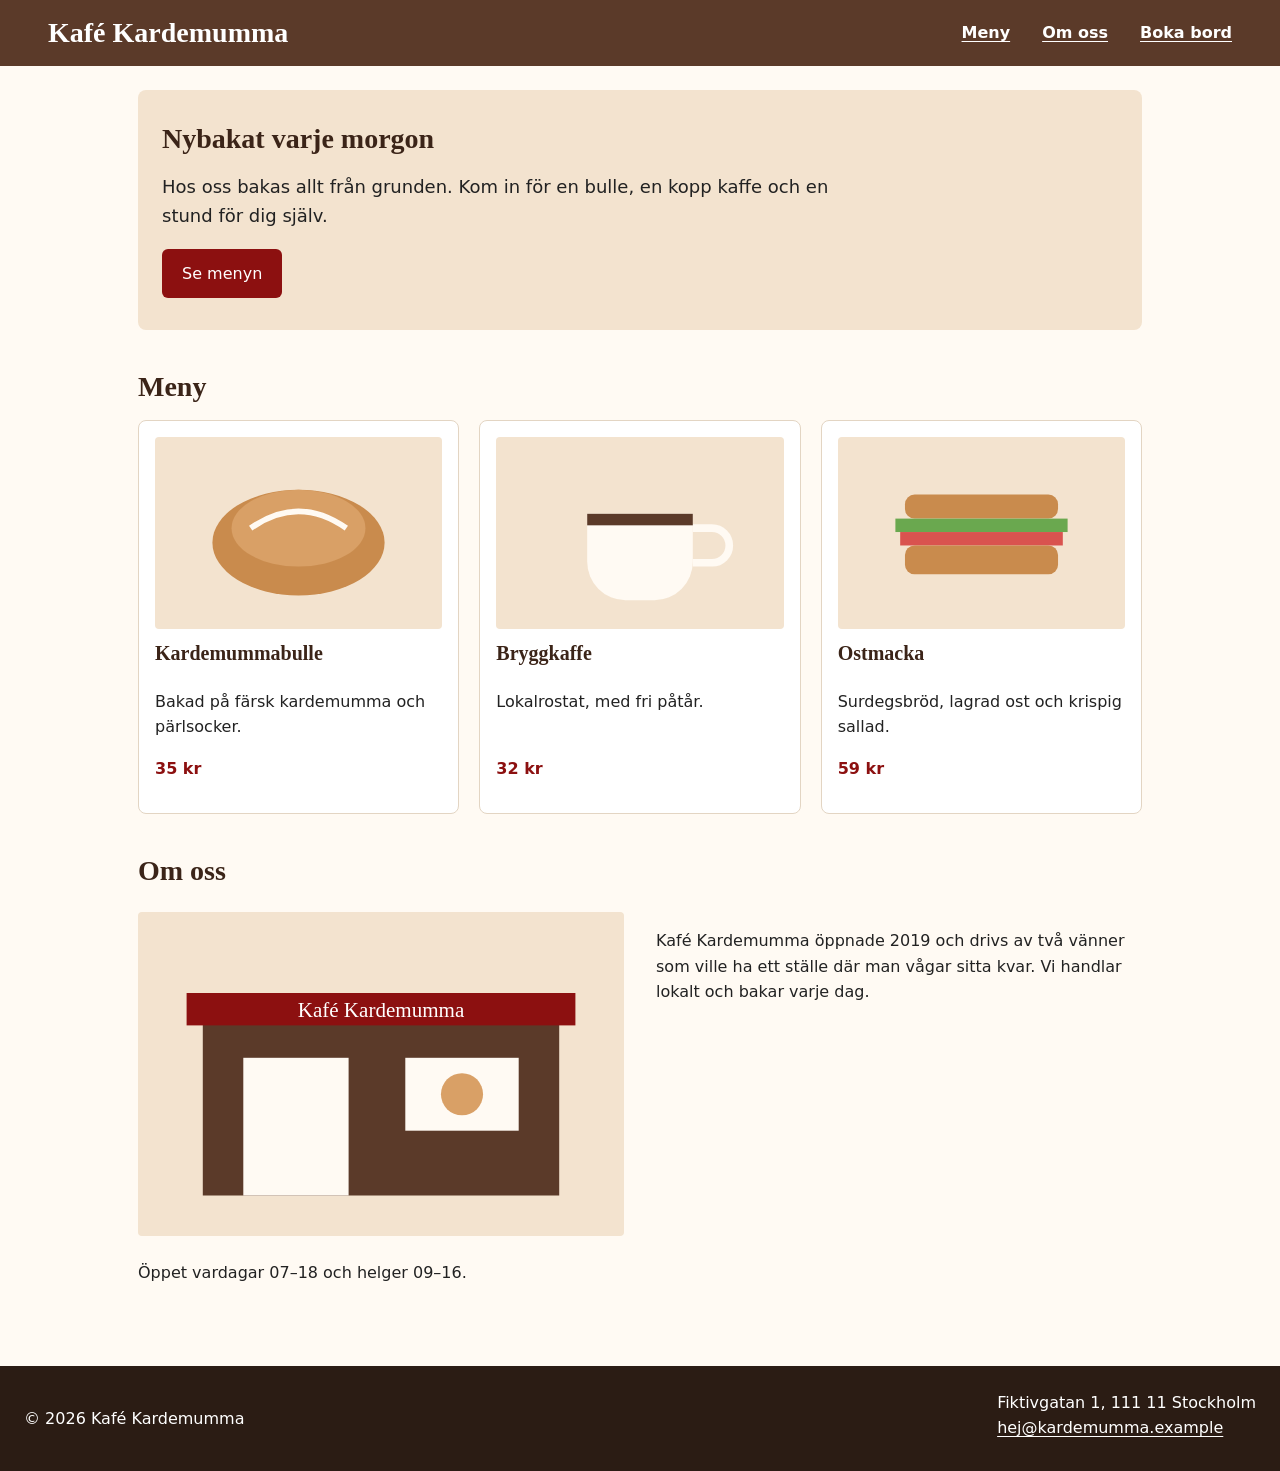
<file: index.html>
<!DOCTYPE html>
<html lang="sv">
<head>
  <meta charset="UTF-8">
  <meta name="viewport" content="width=device-width, initial-scale=1.0">
  <title>Kafé Kardemumma – fika i hjärtat av Stockholm</title>
  <link rel="stylesheet" href="styles.css">
</head>
<body>
  <header>
    <h1>Kafé Kardemumma</h1>
    <nav aria-label="Huvudmeny">
      <ul>
        <li><a href="#meny">Meny</a></li>
        <li><a href="#om-oss">Om oss</a></li>
        <li><a href="kontakt.html">Boka bord</a></li>
      </ul>
    </nav>
  </header>

  <main>
    <section id="hero">
      <h2>Nybakat varje morgon</h2>
      <p>Hos oss bakas allt från grunden. Kom in för en bulle, en kopp kaffe och en stund för dig själv.</p>
      <a href="#meny" class="knapp">Se menyn</a>
    </section>

    <section id="meny">
      <h2>Meny</h2>
      <div class="meny-lista">
      <article>
        <img src="images/bulle.svg" alt="Illustration av en kardemummabulle">
        <h3>Kardemummabulle</h3>
        <p>Bakad på färsk kardemumma och pärlsocker.</p>
        <p class="pris">35 kr</p>
      </article>
      <article>
        <img src="images/kaffe.svg" alt="Illustration av en kaffekopp">
        <h3>Bryggkaffe</h3>
        <p>Lokalrostat, med fri påtår.</p>
        <p class="pris">32 kr</p>
      </article>
      <article>
        <img src="images/smorgas.svg" alt="Illustration av en smörgås">
        <h3>Ostmacka</h3>
        <p>Surdegsbröd, lagrad ost och krispig sallad.</p>
        <p class="pris">59 kr</p>
      </article>
      </div>
    </section>

    <section id="om-oss">
      <h2>Om oss</h2>
      <img src="images/kafe.svg" alt="Illustration av Kafé Kardemummas fasad">
      <p>Kafé Kardemumma öppnade 2019 och drivs av två vänner som ville ha ett ställe där man vågar sitta kvar. Vi handlar lokalt och bakar varje dag.</p>
      <p>Öppet vardagar 07–18 och helger 09–16.</p>
    </section>
  </main>

  <footer>
    <p>&copy; 2026 Kafé Kardemumma</p>
    <address>
      Fiktivgatan 1, 111 11 Stockholm<br>
      <a href="mailto:hej@kardemumma.example">hej@kardemumma.example</a>
    </address>
  </footer>
</body>
</html>
</file>
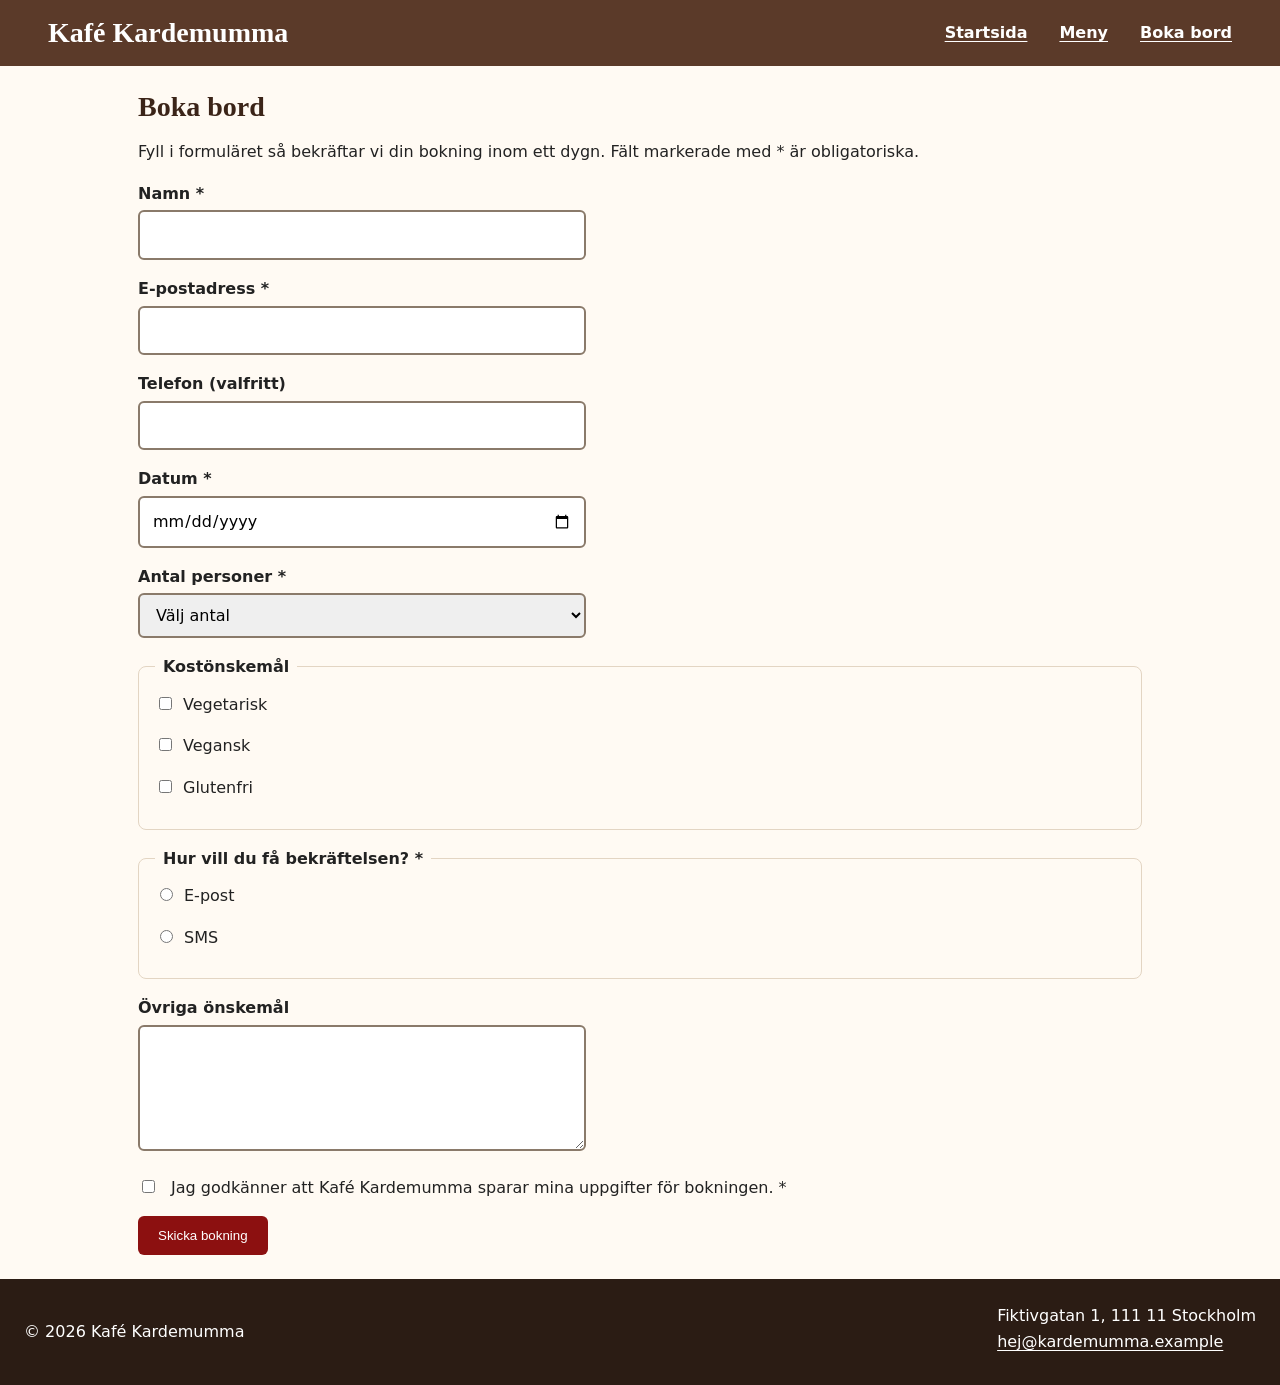
<file: kontakt.html>
<!DOCTYPE html>
<html lang="sv">
<head>
  <meta charset="UTF-8">
  <meta name="viewport" content="width=device-width, initial-scale=1.0">
  <title>Boka bord – Kafé Kardemumma</title>
  <link rel="stylesheet" href="styles.css">
</head>
<body>
  <header>
    <h1>Kafé Kardemumma</h1>
    <nav aria-label="Huvudmeny">
      <ul>
        <li><a href="index.html">Startsida</a></li>
        <li><a href="index.html#meny">Meny</a></li>
        <li><a href="kontakt.html" aria-current="page">Boka bord</a></li>
      </ul>
    </nav>
  </header>

  <main>
    <h2>Boka bord</h2>
    <p>Fyll i formuläret så bekräftar vi din bokning inom ett dygn. Fält markerade med * är obligatoriska.</p>

    <form action="#" method="post">
      <div class="falt">
        <label for="namn">Namn *</label>
        <input type="text" id="namn" name="namn" autocomplete="name" required>
      </div>

      <div class="falt">
        <label for="epost">E-postadress *</label>
        <input type="email" id="epost" name="epost" autocomplete="email" required>
      </div>

      <div class="falt">
        <label for="telefon">Telefon (valfritt)</label>
        <input type="tel" id="telefon" name="telefon" autocomplete="tel">
      </div>

      <div class="falt">
        <label for="datum">Datum *</label>
        <input type="date" id="datum" name="datum" required>
      </div>

      <div class="falt">
        <label for="antal">Antal personer *</label>
        <select id="antal" name="antal" required>
          <option value="">Välj antal</option>
          <option value="1">1 person</option>
          <option value="2">2 personer</option>
          <option value="3">3 personer</option>
          <option value="4">4 personer</option>
          <option value="5plus">5 eller fler</option>
        </select>
      </div>

      <fieldset>
        <legend>Kostönskemål</legend>
        <div class="val"><input type="checkbox" id="veg" name="kost" value="vegetarisk"><label for="veg">Vegetarisk</label></div>
        <div class="val"><input type="checkbox" id="vegan" name="kost" value="vegansk"><label for="vegan">Vegansk</label></div>
        <div class="val"><input type="checkbox" id="gluten" name="kost" value="glutenfri"><label for="gluten">Glutenfri</label></div>
      </fieldset>

      <fieldset>
        <legend>Hur vill du få bekräftelsen? *</legend>
        <div class="val"><input type="radio" id="via-epost" name="svar" value="epost" required><label for="via-epost">E-post</label></div>
        <div class="val"><input type="radio" id="via-sms" name="svar" value="sms"><label for="via-sms">SMS</label></div>
      </fieldset>

      <div class="falt">
        <label for="onskemal">Övriga önskemål</label>
        <textarea id="onskemal" name="onskemal" rows="4"></textarea>
      </div>

      <div class="val">
        <input type="checkbox" id="samtycke" name="samtycke" required>
        <label for="samtycke">Jag godkänner att Kafé Kardemumma sparar mina uppgifter för bokningen. *</label>
      </div>

      <button type="submit" class="knapp">Skicka bokning</button>
    </form>
  </main>

  <footer>
    <p>&copy; 2026 Kafé Kardemumma</p>
    <address>
      Fiktivgatan 1, 111 11 Stockholm<br>
      <a href="mailto:hej@kardemumma.example">hej@kardemumma.example</a>
    </address>
  </footer>
</body>
</html>
</file>
<file: styles.css>
/* ===== Dag 3: grunder, boxmodell ===== */
*,
*::before,
*::after {
	box-sizing: border-box;
}

body {
	margin: 0;
	font-family: Arial, sans-serif;
	color: #222222;
	background-color: #fffaf3;
}

header {
	background-color: #5b3a29;
	color: #ffffff;
	padding: 16px 24px;
}

header h1 {
	margin: 0 0 8px;
}

nav ul {
	list-style: none;
	margin: 0;
	padding: 0;
}

nav a {
	color: #ffffff;
}

main {
	padding: 24px;
	max-width: 1100px;
	margin: 0 auto;
}

section {
	margin-bottom: 40px;
}

article {
	background-color: #ffffff;
	border: 1px solid #e3d5c3;
	border-radius: 8px;
	padding: 16px;
	margin-bottom: 16px;
}

article img,
#om-oss img {
	max-width: 100%;
	height: auto;
	border-radius: 4px;
}

.knapp {
	display: inline-block;
	background-color: #8c1010;
	color: #ffffff;
	padding: 12px 20px;
	border: 0;
	border-radius: 6px;
	text-decoration: none;
}

footer {
	background-color: #2b1c14;
	color: #ffffff;
	padding: 24px;
}

footer a {
	color: #ffffff;
}

address {
	font-style: normal;
}

/* ===== Dag 4: typografi och färg ===== */
body {
	font-family:
		system-ui,
		-apple-system,
		'Segoe UI',
		Roboto,
		sans-serif;
	font-size: 1rem;
	line-height: 1.6;
}

h1,
h2,
h3 {
	font-family: Georgia, 'Times New Roman', serif;
	line-height: 1.2;
	color: #3b2418;
}

header h1 {
	color: #ffffff;
	font-size: 1.75rem;
}

h2 {
	font-size: 1.75rem;
	margin: 0 0 16px;
}

h3 {
	font-size: 1.25rem;
	margin: 12px 0 8px;
}

.pris {
	font-weight: 700;
	color: #8c1010;
}

a {
	color: #8c1010;
	text-underline-offset: 3px;
}

a:hover {
	color: #5e0a0a;
}

nav a {
	font-weight: 600;
}

.knapp:hover {
	background-color: #6f0c0c;
}

a:focus-visible,
button:focus-visible,
input:focus-visible,
select:focus-visible,
textarea:focus-visible {
	outline: 3px solid #1a73e8;
	outline-offset: 2px;
}

#hero {
	background-color: #f3e3cf;
	padding: 32px 24px;
	border-radius: 8px;
}

#hero p {
	font-size: 1.125rem;
	max-width: 60ch;
}

/* Formulär */
.falt,
.val {
	margin-bottom: 16px;
}

label {
	display: block;
	font-weight: 600;
	margin-bottom: 4px;
}

.val label {
	display: inline;
	font-weight: 400;
	margin-left: 8px;
}

input[type='text'],
input[type='email'],
input[type='tel'],
input[type='date'],
select,
textarea {
	width: 100%;
	max-width: 28rem;
	padding: 10px 12px;
	border: 2px solid #8a7a6a;
	border-radius: 6px;
	font: inherit;
}

fieldset {
	border: 1px solid #e3d5c3;
	border-radius: 8px;
	margin: 0 0 16px;
	padding: 12px 16px;
}

legend {
	font-weight: 700;
	padding: 0 8px;
}

/* ===== Dag 5: Flexbox ===== */
header {
	display: flex;
	flex-wrap: wrap;
	align-items: center;
	justify-content: space-between;
	gap: 8px 24px;
}

header h1 {
	margin: 0;
}

nav ul {
	display: flex;
	gap: 20px;
}

footer {
	display: flex;
	flex-wrap: wrap;
	justify-content: space-between;
	gap: 16px;
}

article {
	display: flex;
	flex-direction: column;
}

article .pris {
	margin-top: auto;
}

/* ===== Dag 6: Grid ===== */
.meny-lista {
	display: grid;
	grid-template-columns: repeat(auto-fit, minmax(240px, 1fr));
	gap: 20px;
}

.meny-lista article {
	margin-bottom: 0;
}

#om-oss {
	display: grid;
	grid-template-columns: 1fr;
	gap: 8px 32px;
}

#om-oss h2 {
	grid-column: 1 / -1;
}

/*
*Steg 2:
*Inget särskilt fel förutom att innehållet kan vara mer centrerat i alla vyer,
*Trycker ofta till vänster och att griden visar ojämnt antal kort vid 768px.
*/

@media (min-width: 600px) {
	main {
		padding: 24px 48px;
	}
}

@media (min-width: 900px) {
	header {
		padding: 16px 48px;
	}
	nav ul {
		gap: 32px;
	}
	#om-oss {
		grid-template-columns: 1fr 1fr;
	}
}

@media (min-width: 550px) and (max-width: 850px) {
	.meny-lista {
		grid-template-columns: repeat(auto-fit, minmax(220px, 1fr));
		/* Möjlig lösning på ojämnt antal kort i menyn - staplas 1 eller 3 horizontellt, inte 2+1 */
	}
}
</file>
